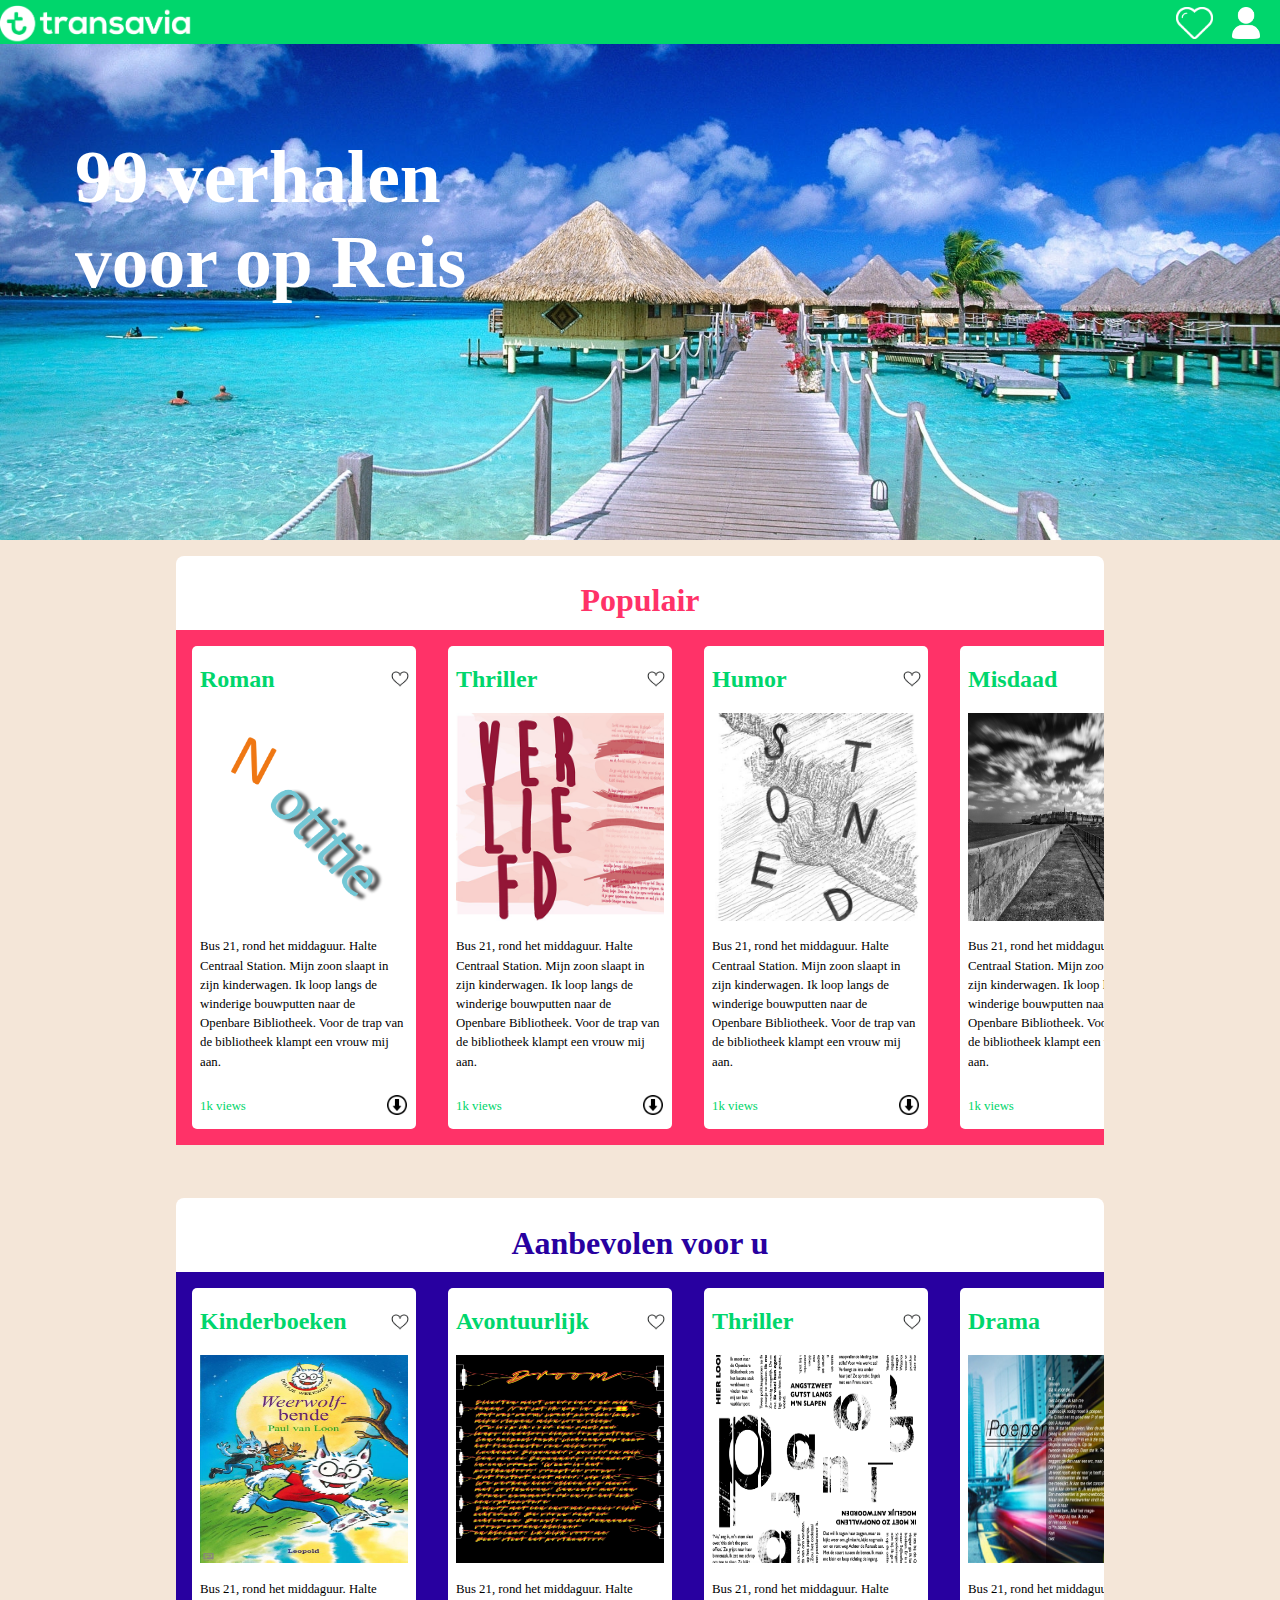
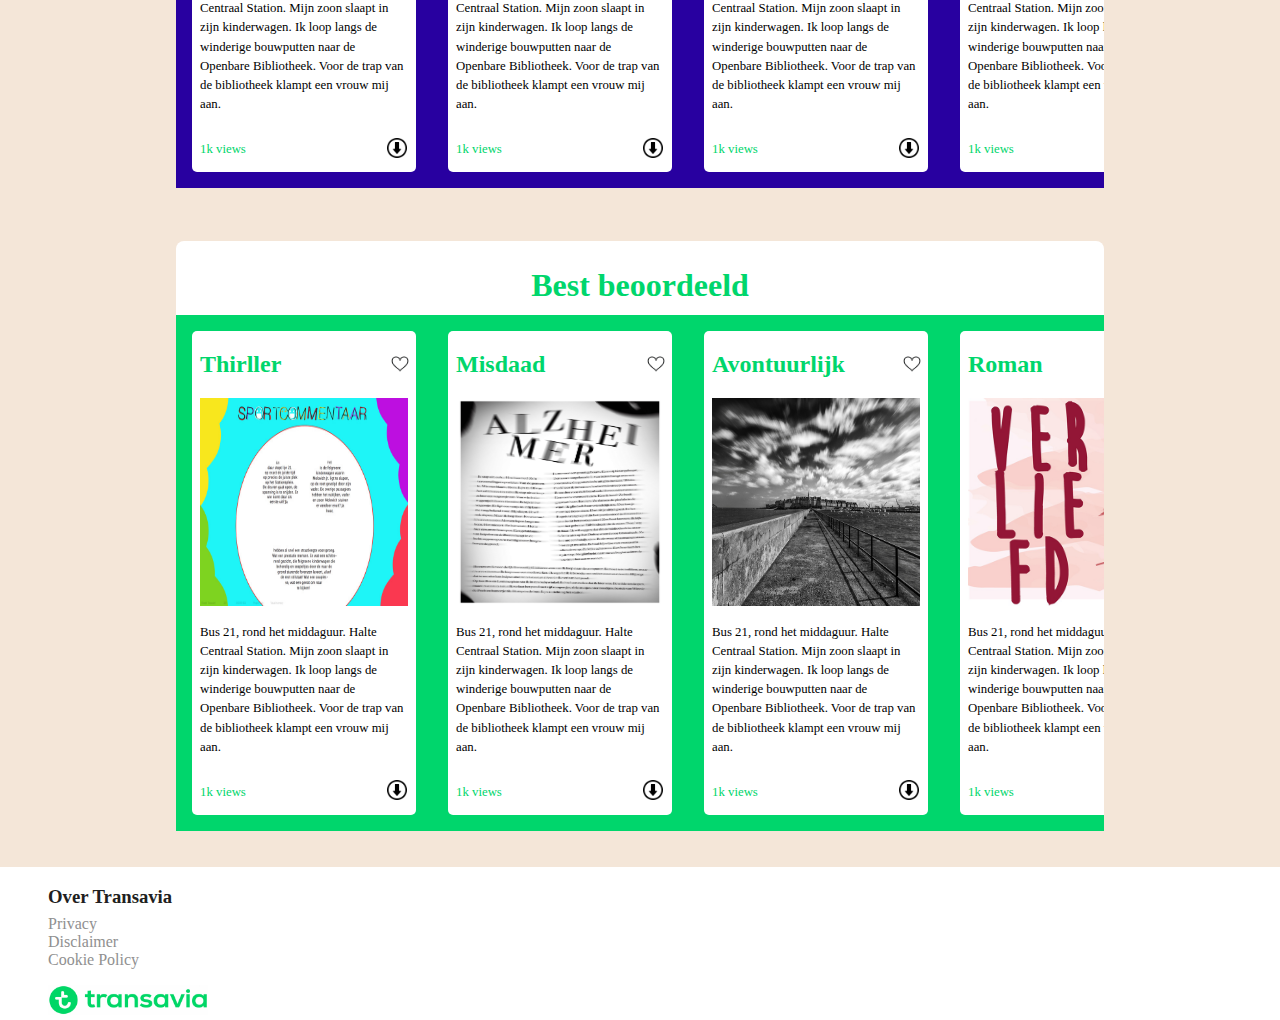
<file: index.html>
<!DOCTYPE html>
<html lang="en">

<head>
    <meta charset="UTF-8">
    <title>Lees een verhaal</title>
    <link rel="stylesheet" href="styles.css">
    <meta name="viewport" content="width=device-width, initial-scale=1.0">
</head>

<body>
    <nav>
        <a href="index.html"><img src="images/transavia.png" alt=""></a>
        <ul>
            <li>
                <a class="favoriet" href="favoriet.html">
                 Favorieten</a>
                <span class="fav-circle"></span>
            </li>
            <li> <a href="login.html">Profiel</a></li>
        </ul>
    </nav>
    <header>
        <section>
            <h1>99 verhalen voor op Reis</h1>
        </section>
    </header>
    <main>
        <section>
            <div>
                <h2>
                    Populair
                </h2>
            </div>

            <div class="pink-background">
                <article>
                    <h2>Roman</h2>
                    <button></button>
                    <a href="verhaal.html"><img src="images/notitie%20thumbnail.png" alt=""></a>
                    <p>Bus 21, rond het middaguur. Halte Centraal Station. Mijn zoon slaapt in zijn kinderwagen. Ik loop langs de winderige bouwputten naar de Openbare Bibliotheek. Voor de trap van de bibliotheek klampt een vrouw mij aan.</p>
                    <footer>
                        <p>
                            1k views
                        </p>
                        <button></button>
                    </footer>
                </article>

                <article>
                    <h2>Thriller</h2>
                    <button></button>
                    <a href="verhaal.html"><img src="images/verliefd.png" alt=""></a>
                    <p>
                        Bus 21, rond het middaguur. Halte Centraal Station. Mijn zoon slaapt in zijn kinderwagen. Ik loop langs de winderige bouwputten naar de Openbare Bibliotheek. Voor de trap van de bibliotheek klampt een vrouw mij aan.
                    </p>
                    <footer>
                        <p>
                            1k views
                        </p>
                        <button></button>
                    </footer>
                </article>

                <article>
                    <h2>Humor</h2>
                    <button></button>
                    <a href="verhaal.html"><img src="images/stoned.png" alt=""></a>
                    <p>
                        Bus 21, rond het middaguur. Halte Centraal Station. Mijn zoon slaapt in zijn kinderwagen. Ik loop langs de winderige bouwputten naar de Openbare Bibliotheek. Voor de trap van de bibliotheek klampt een vrouw mij aan.
                    </p>
                    <footer>
                        <p>
                            1k views
                        </p>
                        <button></button>
                    </footer>
                </article>
                <article>
                    <h2>Misdaad</h2>
                    <button></button>
                    <a href="verhaal.html"><img src="images/dramatisch.jpg" alt=""></a>
                    <p>
                        Bus 21, rond het middaguur. Halte Centraal Station. Mijn zoon slaapt in zijn kinderwagen. Ik loop langs de winderige bouwputten naar de Openbare Bibliotheek. Voor de trap van de bibliotheek klampt een vrouw mij aan.
                    </p>
                    <footer>
                        <p>
                            1k views
                        </p>
                        <button></button>
                    </footer>
                </article>

            </div>
        </section>

        <section>
            <div>
                <h2>
                    Aanbevolen voor u
                </h2>
            </div>

            <div class="blue-background">
                <article>
                    <h2>Kinderboeken</h2>
                    <button></button>
                    <a href="verhaal.html"><img src="images/kinderboek.jpg" alt=""></a>
                    <p>
                        Bus 21, rond het middaguur. Halte Centraal Station. Mijn zoon slaapt in zijn kinderwagen. Ik loop langs de winderige bouwputten naar de Openbare Bibliotheek. Voor de trap van de bibliotheek klampt een vrouw mij aan.
                    </p>
                    <footer>
                        <p>
                            1k views
                        </p>
                        <button></button>
                    </footer>
                </article>

                <article>
                    <h2>Avontuurlijk</h2>
                    <button></button>
                    <a href="verhaal.html"><img src="images/droom.jpeg" alt=""></a>
                    <p>
                        Bus 21, rond het middaguur. Halte Centraal Station. Mijn zoon slaapt in zijn kinderwagen. Ik loop langs de winderige bouwputten naar de Openbare Bibliotheek. Voor de trap van de bibliotheek klampt een vrouw mij aan.
                    </p>
                    <footer>
                        <p>
                            1k views
                        </p>
                        <button></button>
                    </footer>
                </article>

                <article>
                    <h2>Thriller</h2>
                    <button></button>
                    <a href="verhaal.html"><img src="images/paranoia.png" alt=""></a>
                    <p>
                        Bus 21, rond het middaguur. Halte Centraal Station. Mijn zoon slaapt in zijn kinderwagen. Ik loop langs de winderige bouwputten naar de Openbare Bibliotheek. Voor de trap van de bibliotheek klampt een vrouw mij aan.
                    </p>
                    <footer>
                        <p>
                            1k views
                        </p>
                        <button></button>
                    </footer>
                </article>

                <article>
                    <h2>Drama</h2>
                    <button></button>
                    <a href="verhaal.html"><img src="images/poepen.jpeg" alt=""></a>
                    <p>
                        Bus 21, rond het middaguur. Halte Centraal Station. Mijn zoon slaapt in zijn kinderwagen. Ik loop langs de winderige bouwputten naar de Openbare Bibliotheek. Voor de trap van de bibliotheek klampt een vrouw mij aan.
                    </p>
                    <footer>
                        <p>
                            1k views
                        </p>
                        <button></button>
                    </footer>
                </article>

            </div>
        </section>

        <section>
            <div>
                <h2>
                    Best beoordeeld
                </h2>
            </div>

            <div class="green-background">
                <article>
                    <h2>Thirller</h2>
                    <button></button>
                    <img src="images/sportcommentaar.jpeg" alt="">
                    <p>
                        Bus 21, rond het middaguur. Halte Centraal Station. Mijn zoon slaapt in zijn kinderwagen. Ik loop langs de winderige bouwputten naar de Openbare Bibliotheek. Voor de trap van de bibliotheek klampt een vrouw mij aan.
                    </p>
                    <footer>
                        <p>
                            1k views
                        </p>
                        <button></button>
                    </footer>
                </article>

                <article>
                    <h2>Misdaad</h2>
                    <button></button>
                    <img src="images/alzheimer-1.png" alt="">
                    <p>
                        Bus 21, rond het middaguur. Halte Centraal Station. Mijn zoon slaapt in zijn kinderwagen. Ik loop langs de winderige bouwputten naar de Openbare Bibliotheek. Voor de trap van de bibliotheek klampt een vrouw mij aan.
                    </p>
                    <footer>
                        <p>
                            1k views
                        </p>
                        <button></button>
                    </footer>
                </article>

                <article>
                    <h2>Avontuurlijk</h2>
                    <button></button>
                    <a href="verhaal.html"><img src="images/dramatisch.jpg" alt=""></a>
                    <p>
                        Bus 21, rond het middaguur. Halte Centraal Station. Mijn zoon slaapt in zijn kinderwagen. Ik loop langs de winderige bouwputten naar de Openbare Bibliotheek. Voor de trap van de bibliotheek klampt een vrouw mij aan.
                    </p>
                    <footer>
                        <p>
                            1k views
                        </p>
                        <button></button>
                    </footer>
                </article>

                <article>
                    <h2>Roman</h2>
                    <button></button>
                    <a href="verhaal.html"><img src="images/verliefd.png" alt=""></a>
                    <p>
                        Bus 21, rond het middaguur. Halte Centraal Station. Mijn zoon slaapt in zijn kinderwagen. Ik loop langs de winderige bouwputten naar de Openbare Bibliotheek. Voor de trap van de bibliotheek klampt een vrouw mij aan.
                    </p>
                    <footer>
                        <p>
                            1k views
                        </p>
                        <button></button>
                    </footer>
                </article>

            </div>
        </section>
    </main>

    <aside class="popup">
        Verhaal toegevoegd aan downloads
        <p>
            Click to close
        </p>
    </aside>
    <footer class="footer-last">
        <h3>
            Over Transavia
        </h3>
        <ul>
            <li><a href="https://www.transavia.com/en-NL/the-small-print/privacy/">Privacy</a></li>
            <li><a href="">Disclaimer</a></li>
            <li><a href="">Cookie Policy</a></li>
        </ul>
        <img src="images/transavia_logo_detail.png" alt="">
    </footer>

</body>
<script type="text/javascript" src="index.js"></script>

</html>
</file>
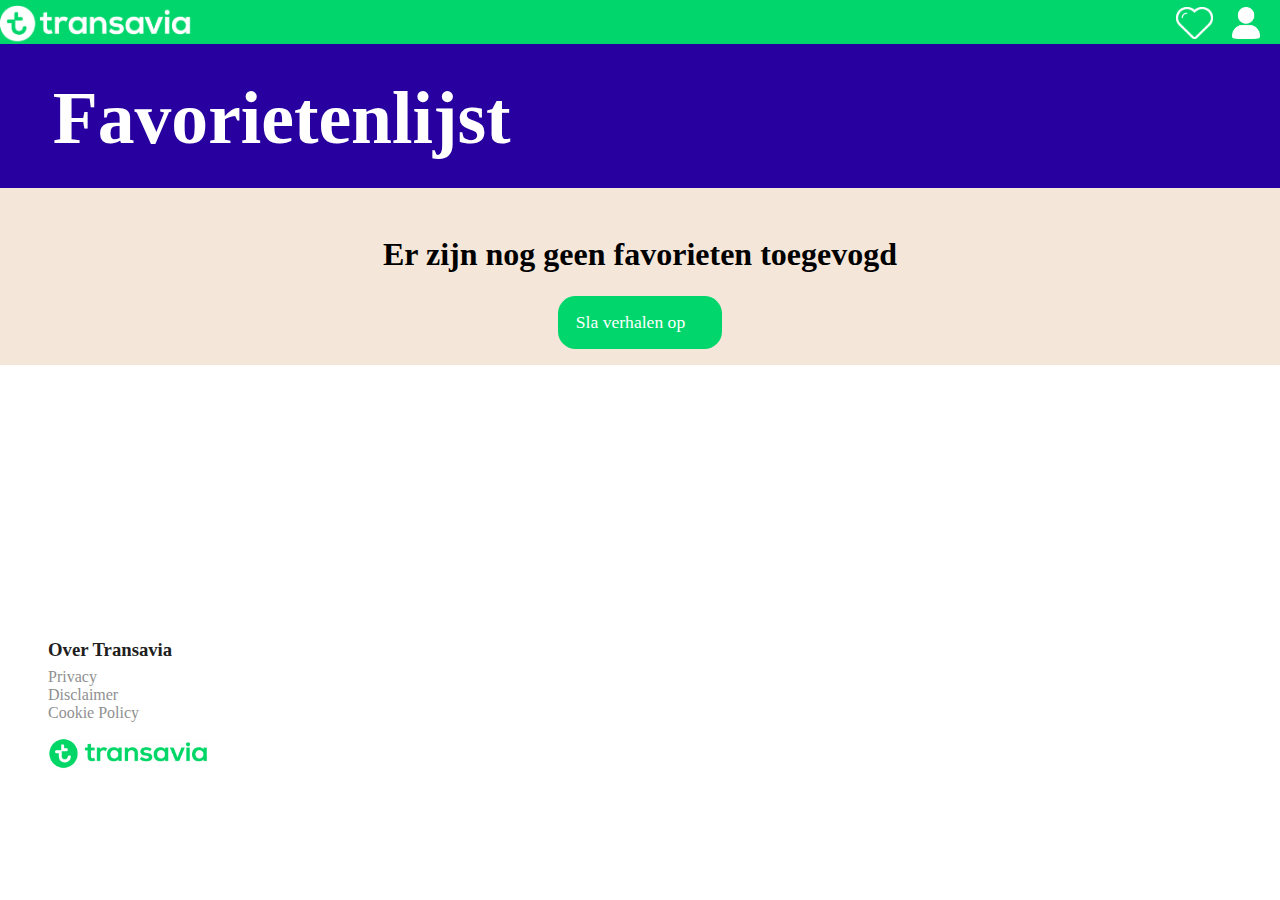
<file: favoriet-empty.html>
<!DOCTYPE html>
<html lang="en">

<head>
    <meta charset="UTF-8">
    <title>Lees een verhaal</title>
    <link rel="stylesheet" href="styles.css">
    <meta name="viewport" content="width=device-width, initial-scale=1.0">
</head>

<body>
    <nav>
        <a href="index.html"><img src="images/transavia.png" alt=""></a>
        <ul>
            <li>
                <a class="favoriet" href="favoriet.html">
                 Favorieten</a>
                <span class="fav-circle"></span>
            </li>
            <li> <a href="login.html">Profiel</a></li>
        </ul>
    </nav>
    <header class="fav-header">
        <section>
            <h1>Favorietenlijst</h1>
        </section>
    </header>
    <main>
        <section class="fav-empty">
            <h3>
                Er zijn nog geen favorieten toegevogd
            </h3>
            <a href="index.html">Sla verhalen op </a>
        </section>
    </main>

    <aside class="popup">
        Verhaal toegevoegd aan downloads
        <p>
            Click to close
        </p>
    </aside>
    <footer class="footer-last fav-footer">
        <h3>
            Over Transavia
        </h3>
        <ul>
            <li><a href="https://www.transavia.com/en-NL/the-small-print/privacy/">Privacy</a></li>
            <li><a href="">Disclaimer</a></li>
            <li><a href="">Cookie Policy</a></li>
        </ul>
        <img src="images/transavia_logo_detail.png" alt="">
    </footer>

</body>
<script type="text/javascript" src="index.js"></script>

</html>
</file>
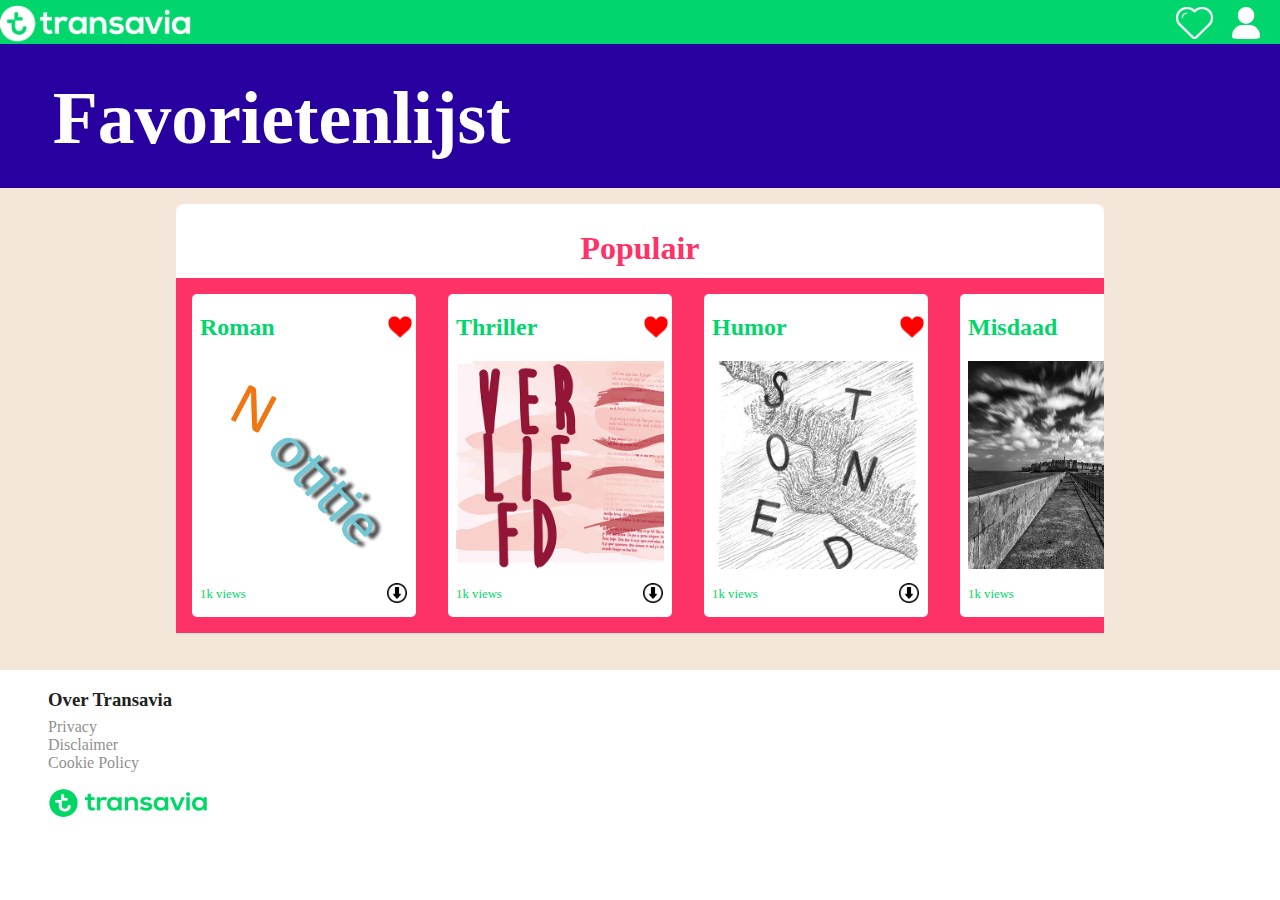
<file: favoriet.html>
<!DOCTYPE html>
<html lang="en">

<head>
    <meta charset="UTF-8">
    <title>Lees een verhaal</title>
    <link rel="stylesheet" href="styles.css">
    <meta name="viewport" content="width=device-width, initial-scale=1.0">
</head>

<body>
    <nav>
        <a href="index.html"><img src="images/transavia.png" alt=""></a>
        <ul>
            <li>
                <a class="favoriet" href="favoriet.html">
                 Favorieten</a>
                <span class="fav-circle"></span>
            </li>
            <li> <a href="login.html">Profiel</a></li>
        </ul>
    </nav>
    <header class="fav-header">
        <section>
            <h1>Favorietenlijst</h1>
        </section>
    </header>
    <main>
        <section>
            <div>
                <h2>
                    Populair
                </h2>
            </div>

            <div class="pink-background">
                <article>
                    <h2>Roman</h2>
                    <button class="redheart"></button>
                    <a href="verhaal.html"><img src="images/notitie%20thumbnail.png" alt=""></a>
                    <footer>
                        <p>
                            1k views
                        </p>
                        <button></button>
                    </footer>
                </article>

                <article>
                    <h2>Thriller</h2>
                    <button class="redheart"></button>
                    <a href="verhaal.html"><img src="images/verliefd.png" alt=""></a>
                    <footer>
                        <p>
                            1k views
                        </p>
                        <button></button>
                    </footer>
                </article>

                <article>
                    <h2>Humor</h2>
                    <button class="redheart"></button>
                    <a href="verhaal.html"><img src="images/stoned.png" alt=""></a>
                    <footer>
                        <p>
                            1k views
                        </p>
                        <button></button>
                    </footer>
                </article>
                <article>
                    <h2>Misdaad</h2>
                    <button class="redheart"></button>
                    <a href="verhaal.html"><img src="images/dramatisch.jpg" alt=""></a>
                    <footer>
                        <p>
                            1k views
                        </p>
                        <button></button>
                    </footer>
                </article>

            </div>
        </section>
    </main>

    <aside class="popup">
        Verhaal toegevoegd aan downloads
        <p>
            Click to close
        </p>
    </aside>
    <footer class="footer-last">
        <h3>
            Over Transavia
        </h3>
        <ul>
            <li><a href="https://www.transavia.com/en-NL/the-small-print/privacy/">Privacy</a></li>
            <li><a href="">Disclaimer</a></li>
            <li><a href="">Cookie Policy</a></li>
        </ul>
        <img src="images/transavia_logo_detail.png" alt="">
    </footer>

</body>
<script type="text/javascript" src="index.js"></script>

</html>
</file>
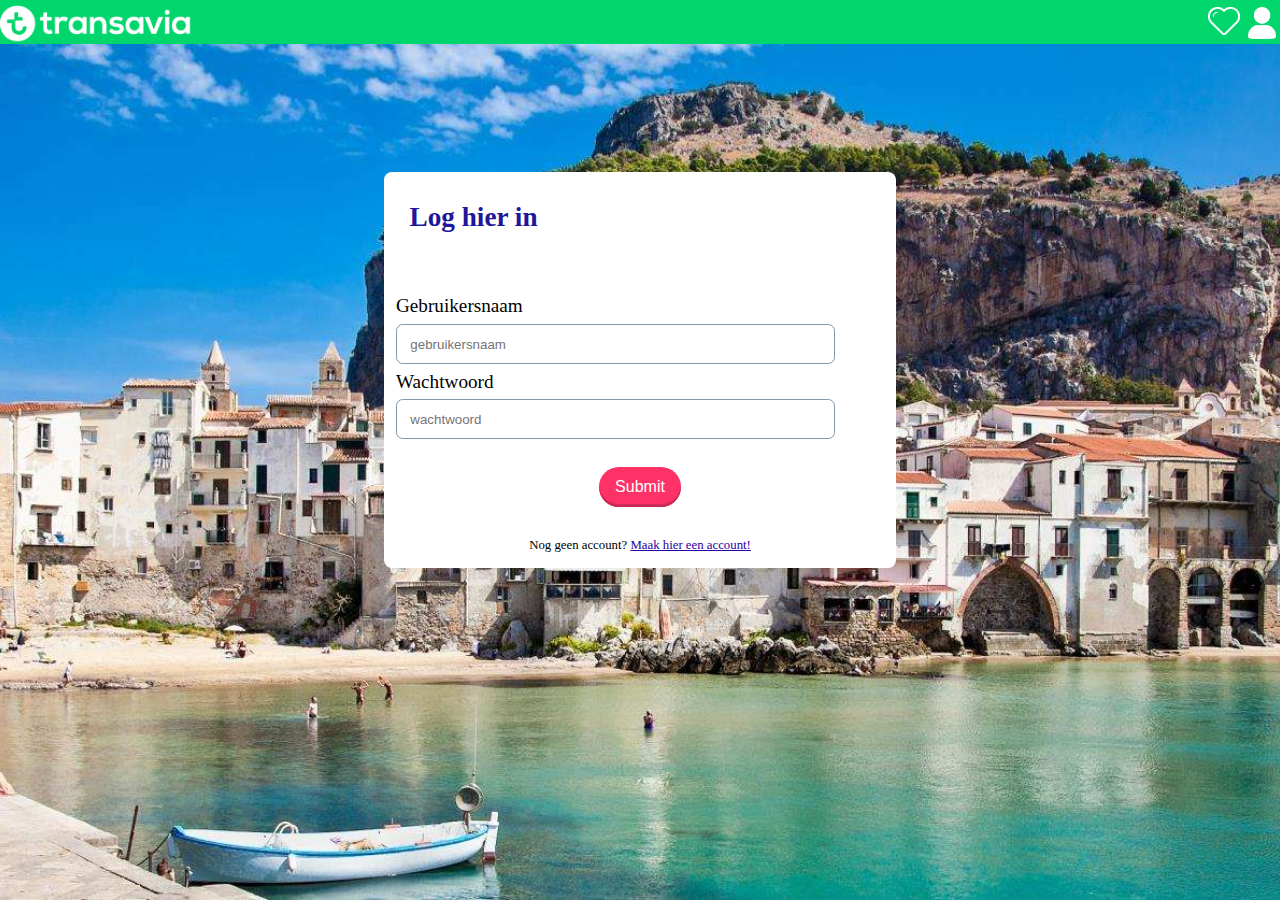
<file: login.html>
<!DOCTYPE html>
<html lang="en">

<head>
    <meta charset="UTF-8">
    <title>Inloggen</title>
    <link rel="stylesheet" href="styles.css">
    <link rel="stylesheet" href="styles-login.css">
    <meta name="viewport" content="width=device-width, initial-scale=1.0">
</head>

<nav>
    <a href="index.html"><img src="images/transavia.png" alt=""></a>
    <ul>
        <li>
            <a class="favoriet" href="favoriet.html"><span></span> Favorieten</a>
        </li>
        <li> <a href="login.html">Profiel</a></li>
    </ul>
</nav>
<main class="login-main">
    <form action="index.html">
        <fieldset>
            <legend>
                Log hier in
            </legend>
            <label for="username">Gebruikersnaam</label>
            <input required type="text" placeholder="gebruikersnaam">
            <label for="password">Wachtwoord</label>
            <input required type="text" placeholder="wachtwoord">
        </fieldset>
        <input type="submit">
        <p>
            Nog geen account? <a href="aanmelden.html">Maak hier een account!</a>
        </p>
    </form>
</main>
</file>
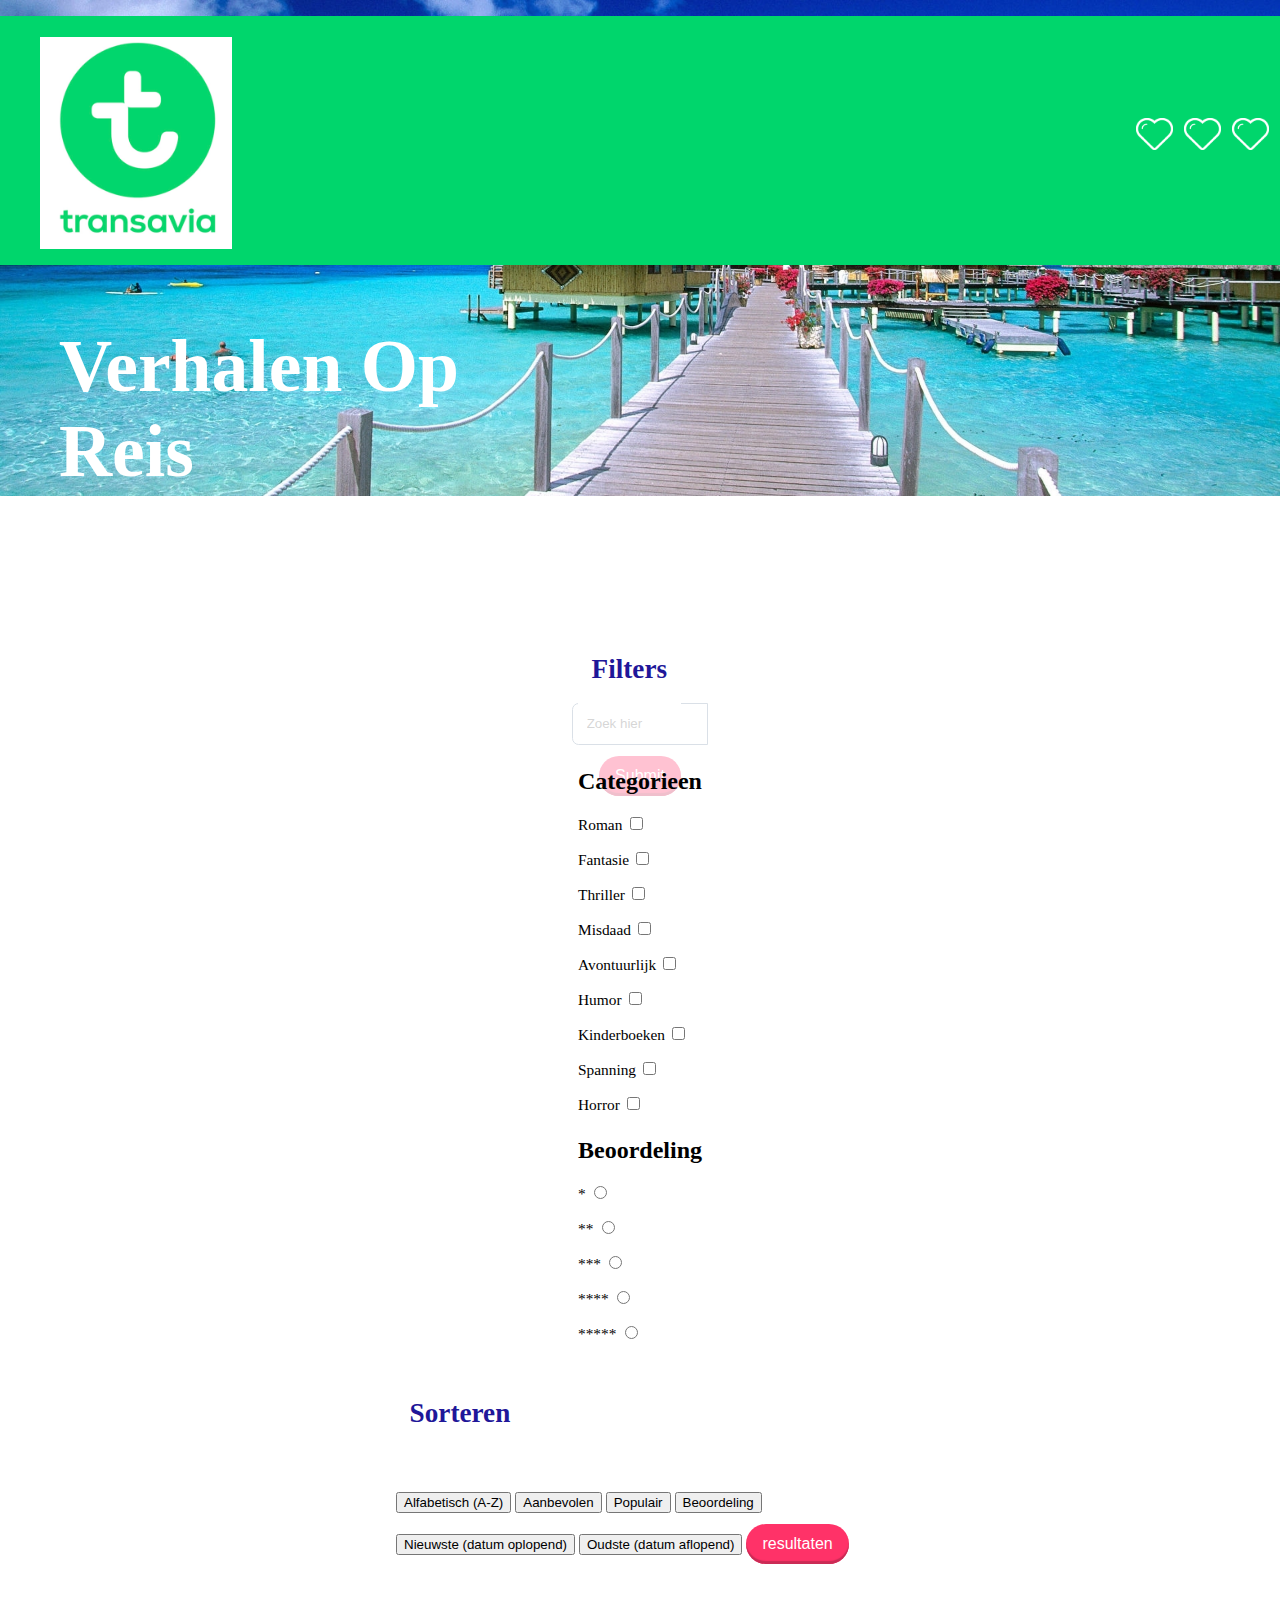
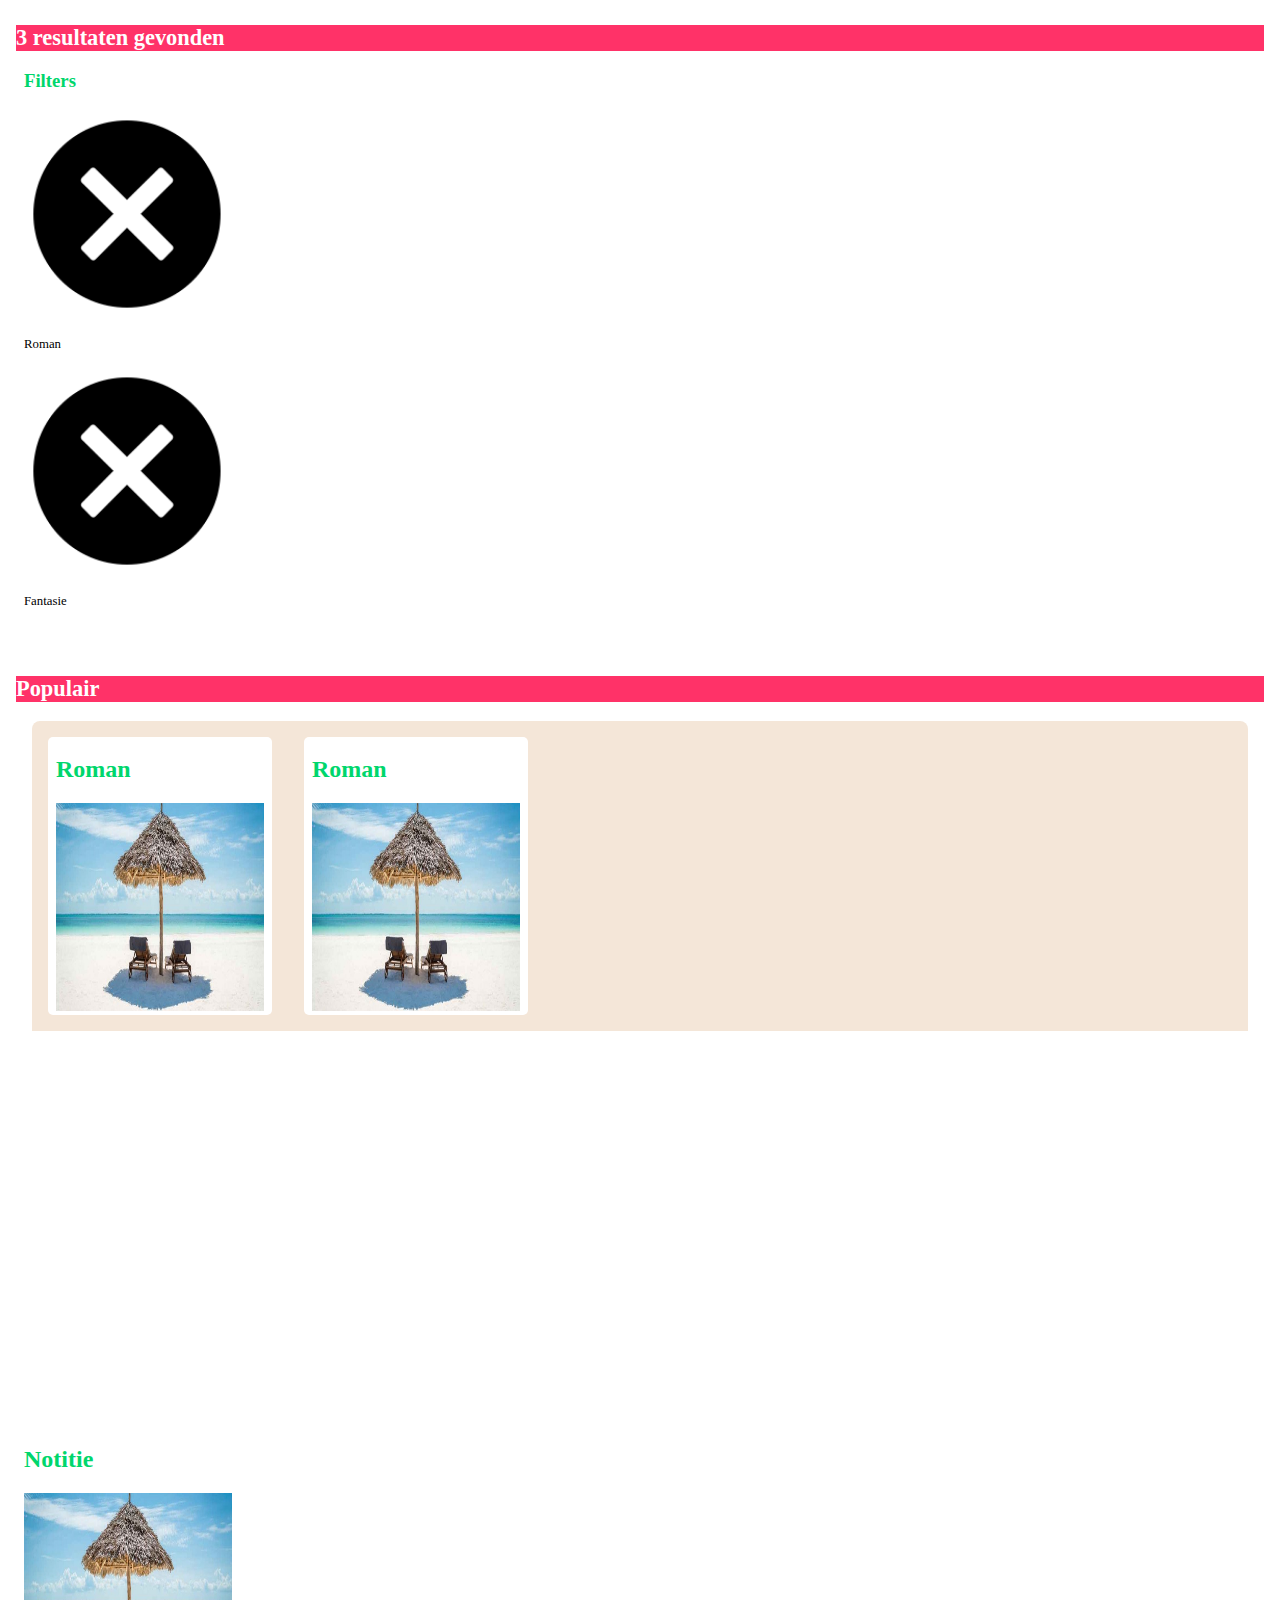
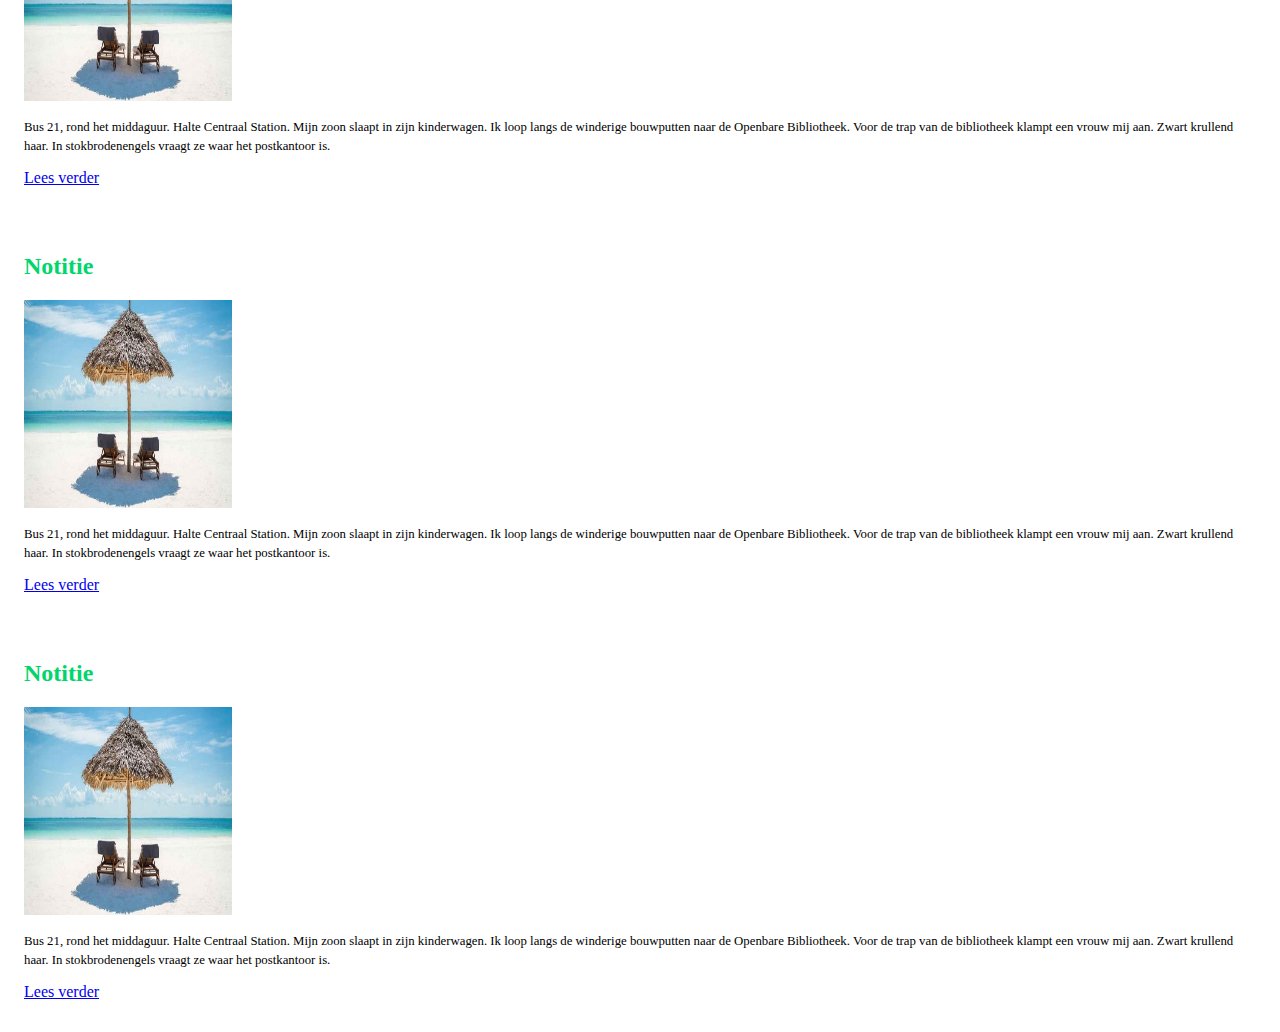
<file: old.html>
<!DOCTYPE html>
<html lang="en">

<head>
    <meta charset="UTF-8">
    <title>Document</title>
    <link rel="stylesheet" href="styles.css">
    <meta name="viewport" content="width=device-width, initial-scale=1.0">
</head>

<body>
    <header>
        <nav>
            <figure>
                <img src="images/logo-transavia.jpg" alt="">
            </figure>
            <ul>
                <a href="index.html">
                    <li>Home</li>
                </a>
                <a href="verhaal.html">
                    <li>Favorieten</li>
                </a>
                <a href="profiel.html">
                    <li>Profiel</li>
                </a>
            </ul>
        </nav>

        <h1>Verhalen Op Reis</h1>

        <form action="#">
            <label for="zoeken">Zoeken</label>
            <input placeholder="Zoek hier" id="zoeken" type="text">
            <input type="submit">
        </form>

    </header>

    <form action="#">
        <fieldset>
            <legend>
                Filters
            </legend>
            <h2>
                Categorieen
            </h2>

            <p>
                <label for="roman">Roman</label>
                <input id="roman" type="checkbox" value="Roman">
            </p>

            <p>
                <label for="fantasie">Fantasie</label>
                <input id="fantasie" type="checkbox" value="Fantasie">
            </p>

            <p>
                <label for="thriller">Thriller</label>
                <input id="thriller" type="checkbox" value="Thriller">
            </p>

            <p>
                <label for="misdaad">Misdaad</label>
                <input id="misdaad" type="checkbox" value="Misdaad">
            </p>

            <p>
                <label for="avontuurlijk">Avontuurlijk</label>
                <input id="avontuurlijk" type="checkbox" value="Avontuurlijk">
            </p>

            <p>
                <label for="humor">Humor</label>
                <input id="humor" type="checkbox" value="Humor">
            </p>

            <p>
                <label for="kinderboeken">Kinderboeken</label>
                <input id="kinderboeken" type="checkbox" value="Kinderboek">
            </p>

            <p>
                <label for="spanning">Spanning</label>
                <input id="spanning" type="checkbox" value="Spanning">
            </p>

            <p>
                <label for="horror">Horror</label>
                <input id="horror" type="checkbox" value="Horror">
            </p>

            <h2>Beoordeling</h2>

            <radiogroup>
                <p>
                    <label for="*">*</label>
                    <input type="radio" id="*">

                </p>

                <p>
                    <label for="**">**</label>
                    <input type="radio" id="**">
                </p>

                <p>
                    <label for="***">***</label>
                    <input type="radio" id="***">
                </p>

                <p>
                    <label for="****">****</label>
                    <input type="radio" id="****">
                </p>

                <p>
                    <label for="*****">*****</label>
                    <input type="radio" id="*****">
                </p>
            </radiogroup>

        </fieldset>
        <fieldset>
            <legend>
                Sorteren
            </legend>

            <button>
                Alfabetisch (A-Z)
            </button>

            <button>
                Aanbevolen
            </button>

            <button>
                Populair
            </button>

            <button>
                Beoordeling
            </button>

            <button>
                Nieuwste (datum oplopend)
            </button>

            <button>
                Oudste (datum aflopend)
            </button>

            <input type="submit" value="resultaten">
        </fieldset>
    </form>


    <section>
        <h2>
            3 resultaten gevonden
        </h2>

        <article class="filters">
            <h3>
                Filters
            </h3>

            <img class="close" src="images/close%20icon.png" alt="">

            <p>Roman</p>

            <img class="close" src="images/close%20icon.png" alt="">

            <p>Fantasie</p>
        </article>
    </section>


    <section>
        <h2>
            Populair
        </h2>
        <div>
            <article>
                <h2>Roman</h2>
                <img src="images/vakantie.jpg" alt="">
            </article>

            <article>
                <h2>Roman</h2>
                <img src="images/vakantie.jpg" alt="">
            </article>

        </div>



    </section>
    <br>
    <br>
    <br>
    <br>
    <br>
    <br>
    <br>
    <br>
    <br>
    <br>
    <br>
    <br>
    <br>
    <br>
    <br>
    <br>
    <br>
    <br>
    <br>
    <section>

        <article>
            <h2>Notitie</h2>
            <img src="images/vakantie.jpg" alt="">
            <p>Bus 21, rond het middaguur. Halte Centraal Station. Mijn zoon slaapt in zijn kinderwagen. Ik loop langs de winderige bouwputten naar de Openbare Bibliotheek. Voor de trap van de bibliotheek klampt een vrouw mij aan. Zwart krullend haar. In stokbrodenengels vraagt ze waar het postkantoor is.</p>

            <a href="#">Lees verder</a>

        </article>
    </section>

    <section>
        <article>
            <h2>Notitie</h2>
            <img src="images/vakantie.jpg" alt="">
            <p>Bus 21, rond het middaguur. Halte Centraal Station. Mijn zoon slaapt in zijn kinderwagen. Ik loop langs de winderige bouwputten naar de Openbare Bibliotheek. Voor de trap van de bibliotheek klampt een vrouw mij aan. Zwart krullend haar. In stokbrodenengels vraagt ze waar het postkantoor is.</p>

            <a href="#">Lees verder</a>

        </article>

    </section>

    <section>
        <article>
            <h2>Notitie</h2>
            <img src="images/vakantie.jpg" alt="">
            <p>Bus 21, rond het middaguur. Halte Centraal Station. Mijn zoon slaapt in zijn kinderwagen. Ik loop langs de winderige bouwputten naar de Openbare Bibliotheek. Voor de trap van de bibliotheek klampt een vrouw mij aan. Zwart krullend haar. In stokbrodenengels vraagt ze waar het postkantoor is.</p>

            <a href="#">Lees verder</a>

        </article>

    </section>

</body>

</html>
</file>
<file: styles.css>
body {
    font-family: 'Nexa';
    background-color: #fff;
    font-size: 1em;
    margin: 0;
    padding: 0;
}

main {
    background: #F4E6D8;
}

/*Begin - verhaal-detail*/

.verhaal-main h1 {
    color: #75c7d5;
    background-color: transparent;
    font-size: calc(3.5vw + 4.8em);
    flex-direction: column;
    margin: auto;
    width: 2.8em;
    align-items: center;
    padding-top: 0em;
    padding-bottom: 0;
    padding-left: 0;
}

.verhaal-main,
.verhaal-body {
    background-color: #F4E6D8;
}

.verhaal-main header {
    background-image: none;
    padding: 0;
}

/*
.verhaal-main header h1 {
    -webkit-box-shadow: 10px 10px 5px 0px rgba(0, 0, 0, 0.25);
    -moz-box-shadow: 10px 10px 5px 0px rgba(0, 0, 0, 0.25);
    box-shadow: 10px 10px 5px 0px rgba(0, 0, 0, 0.25);
}
*/

.verhaal-main header h1::first-letter {
    color: #ed771a;
    margin-right: 0.5em;
}

.alinea-1,
.alinea-2,
.alinea-3,
.alinea-4 {
    background-color: #ed771a;
    border-radius: 0.5em;
    width: 20em;
    position: relative;
    display: flex;
    -webkit-box-shadow: 10px 10px 5px 0px rgba(0, 0, 0, 0.25);
    -moz-box-shadow: 10px 10px 5px 0px rgba(0, 0, 0, 0.25);
    box-shadow: 10px 10px 5px 0px rgba(0, 0, 0, 0.25);
    margin-left: auto;
    margin-right: auto;
}

.alinea-4 {
    box-shadow: 0px 0px 0px 0px rgba(0, 0, 0, 0);
}

.alinea-2,
.alinea-3,
.alinea-4 {
    display: none;
}

.alinea-2-active,
.alinea-3-active,
.alinea-4-active {
    display: flex;
}

.alinea-1 p,
.alinea-2 p,
.alinea-3 p,
.alinea-4 p {
    color: white;
    padding: 0.4em;
}

.alinea-1 p::first-letter,
.alinea-2 p::first-letter,
.alinea-3 p::first-letter {
    color: #75c7d5;
    font-weight: bold;
    font-size: 2em;
}

.alinea-1 a,
.alinea-2 a,
.alinea-3 a {
    display: flex;
    width: 0;
    white-space: nowrap;
    position: absolute;
    text-align: right;
    transform-origin: bottom;
    transform: rotate(90deg);
    z-index: 1;
    margin-left: 19.5em;
    margin-top: 4em;
    text-decoration: none;
    color: white;
    opacity: 0.4
}

.alinea-2 a {
    margin-left: 16em;
    transform: rotate(0deg);
    margin-top: 9.1em;
    background-color: #ed771a;
    opacity: 0.3;
}

.alinea-3 a {
    transform: rotate(0deg);
    margin-left: 15em;
    margin-top: 20em;
    font-size: 0.5em;
    opacity: 0.3;

}

/*Eind verhaal*/

/*Favoriet-pagina :Start*/

.fav-header {
    background: none;
    background-color: #2800a0;
}

.fav-header h1 {
    color: white;
    margin-bottom: -0.5em;
    padding: 0.5em;
    margin-top: -0.5em;
}

/*Favoriet-pagina :Einde*/

/*Algemeen header :Start*/

header {
    background: url(images/vacation%201.jpg) no-repeat;
    background-position: center;
    background-repeat: no-repeat;
    background-size: cover;
}

header h1 {
    border-radius: 0.4em;
    padding: 0.8em;
    font-size: calc(3.5vw + 1.8em);
    color: white;
    margin-right: auto;
    margin-left: 0;
    margin-top: 0;
}

/*Algemeen header :Einde*/

p {
    font-size: 0.8em;
    line-height: 1.5em;
}


/*Favoriet-empty :Start*/

.fav-empty h3 {
    font-size: 2em;
    margin-left: auto;
    margin-right: auto;
    text-align: center;
}

.fav-empty a {
    text-decoration: none;
    background-color: #00d66c;
    border-radius: 1em;
    display: flex;
    margin-left: auto;
    margin-right: auto;
    margin-top: -0.5em;
    width: 7.3em;
    height: 3em;
    font-size: 1.1em;
    color: white;
    align-items: center;
    padding-left: 1em;
    padding-right: 1em;
}

/*Favoriet-epmty :Einde*/

/*Terug knop bij verhaal :Begin*/

.div-terug {
    margin-bottom: 1em;
    padding-bottom: 0;
}

div .terug {
    text-decoration: none;
    background-color: #00d66c;
    border-radius: 1em;
    display: flex;
    margin-left: 1.8em;
    margin-top: 0.5em;
    width: 7em;
    height: 2em;
    font-size: 1.1em;
    color: white;
    align-items: center;
    padding-left: 1em;
    padding-right: 1em;

}

/*Terug knop bij verhaal  ;Einde*/

/*Verhalen in de overflow-x : Begin*/

section {
    padding: 1em;
}

section div {
    background-color: #F4E6D8;
    display: flex;
    overflow-x: scroll;
    margin-bottom: 1.3em;
    border-radius: 0.5em 0.5em 0em 0em;
    margin-left: 1em;
    margin-right: 1em;
}

section div:nth-child(1) {
    overflow-x: hidden;
    margin-bottom: -1em;
    background-color: white;
}

section div:nth-child(1) h2 {
    color: #ff3268;
    font-size: 2em;
    margin-left: auto;
    margin-right: auto
}

section:nth-child(2) div:nth-child(1) h2 {
    color: #2800a0;
}

section:nth-child(3) div:nth-child(1) h2 {

    color: #00d66c;
}

.pink-background {
    background-color: #ff3268;
    border-radius: 0em;
}

.blue-background {
    background-color: #2800a0;
    border-radius: 0em;
}

.green-background {
    background-color: #00d66c;
    border-radius: 0em;
}

div article {
    flex-shrink: 0;
    width: 13em;
    margin: 1em;
}

article > h2 {
    background-color: white;
    color: #00d66c;

}

section > h2 {
    font-size: 1.4em;
    color: white;
    background: #ff3268;
    border: 1em;
}

article {
    background-color: white;
    border-radius: 5px;
    padding: 0 0.5em 0 0.5em;
    margin-bottom: 0.9em;
    margin-right: 1em;
    color: #00d66c;
    border-radius: 5px;
    font-size: 1em;
    position: relative;
}

article button {
    background-image: url(images/heart%20icon.png);
    background-size: contain;
    background-repeat: no-repeat;
    background-color: transparent;
    border: none;
    width: 2em;
    height: 2em;
    margin-left: 14em;
    margin-top: -3.5em;
    position: absolute;
    transition: 0.5s ease;

}

article button:hover {
    background-color: white;
    transform: scale(1.1)
}

article button.redheart {
    background-image: url(images/red%20heart.png);
}


article > p {
    color: black;
}

article img {
    width: 13em;
    height: 13em;
}

img {
    max-width: 100%;
}

.NewDownload {
    background-image: url(images/check.png);
}

/*Verhalen in de overflow-x : Einde*/

/*Navigatie van de hele website : Begin*/

nav {
    background-color: #00d66c;
    display: flex;
    padding-top: 0.3em;
}

nav ul {
    display: flex;
    justify-content: flex-end;
    margin-left: auto;
    margin-top: -0.1em;
}

nav ul li {
    margin-left: 0.5em;
    position: relative;
    margin-bottom: -1em;
}

nav img {
    width: 12em;
    display: flex;
    flex-direction: column;
    margin-left: 0;
    justify-content: flex-start;
}

nav ul a {
    background-image: url(images/home.png);
    background-size: contain;
    background-repeat: no-repeat;
    text-indent: -666em;
    border: none;
    width: 2em;
    height: 2em;
    display: block;
    color: white;
    padding-right: 1em;
}

nav ul li:nth-of-type(2) a {
    background-image: url(images/profile-2-white.png);
}

ul {
    list-style: none;
}

ul a {
    color: #2800a0;
    text-decoration: none;
}

.fav-circle {
    color: white;
    background-color: red;
    width: 1.4em;
    height: 1.4em;
    padding: 0em;
    border-radius: 50%;
    /margin-top: -2.5em;
    /margin-left: 1.6em;
    position: absolute;
    top: 0;
    left: 1.5em;
    text-align: center;
    display: none;
}

.show {
    display: block;
}

.hidden {
    display: hidden;
}

/*Navigatie van de hele pagina :Einde*/

/*Melding opslaan verhaal aan favorieten :Start*/

.popup {
    background-color: #00d66c;
    position: fixed;
    bottom: 1rem;
    left: 50%;
    transform: translateX(-50%);
    padding: 1rem;
    border-radius: .75rem;
    transition: opacity .2s ease-out, .5s ease-out;
    opacity: 0;
    width: 21em;
    color: white;
    font-weight: bold;
    letter-spacing: 0.06em;
    text-align: center;
    z-index: 1;
    cursor: pointer;
}

.popup-clicked {
    opacity: 1;
    max-height: 5rem;
}

.popup p {
    font-size: 0.7em;
    cursor: pointer;
}

/*Melding opslaan verhaal aan favorieten :Einde*/

.login-main {
    background: transparent;
}

/*form : Begin*/

form {
    display: flex;
    align-items: center;
    width: 80%;
    margin: 8em auto 0em auto;
    border-radius: 0.5em;
    flex-direction: column;
}

form p a {
    color: #2800a0;
}

fieldset {
    left: 0;
    right: 0;
    flex-direction: column;
    align-items: center;
    border: none;
    margin: auto;
    background-color: rgb(255, 255, 255, 0.7);
}

legend {
    font-weight: bold;
    left: 0;
    right: 0;
    padding: 1.1em 0.5em;
    color: #1f1799;
    font-size: 1.7em;
    background: white;
    border-radius: 0.5em 0.5em 0 0;
    margin-bottom: 1em;
}

label {
    font-size: 1.2em;
    
}

input[type="text"] {
    height: 3em;
    width: 9em;
    font-size: 1.em;
    border-radius: 0.5em 0 0 0.5em;
    border: #8397ae solid 1px;
    padding: 0 0 0 1em;
    color: #666;
}

input[type="submit"] {
    margin-top: .7rem;
    width: auto;
    height: 2.5rem;
    font-size: 1rem;
    border-radius: 1.5rem;
    padding: 0 1rem;
    background: #FF3268;
    color: #fff;
    border: none;
    cursor: pointer;
    box-shadow: inset 0 -0.1875em 0.0625em #ca2b55;
    margin-bottom: 1rem;
}


/*Form :Einde*/

/*Footer van de verhalen en de pagina : Start*/

footer {
    display: flex;
    flex-direction: column;
    width: 10em;
    position: relative;
}

.footer > img {
    display: flex;
}

footer button {
    background-image: url(images/download%20icon.png);
    background-size: contain;
    background-repeat: no-repeat;
    background-color: transparent;
    border: none;
    width: 1.5em;
    height: 1.5em;
    position: absolute;
    transition: 0.5s ease;
    margin-left: 14em;
    margin-top: 0.8em;
}

footer ul {
    padding: 0;
}

footer ul a {
    color: #909090;
    display: flex;
}

footer h3 {
    color: #202020;
    margin-top: 1em;
    margin-bottom: -0.5em;
}

.footer-last {
    display: flex;
    width: 10em;
    margin-bottom: 0.3em;
    flex-direction: column;
    padding-left: 3em;
}

.footer-last > img {
    width: 10em;
}

/*Footer van de pagina en de pagina :Einde*/

/*Footer-favorieten-empty :Start*/

.fav-footer {
    margin-top: 15em;
}

/*Footer-favorieten-empty :Einde*/

/*Desktop weergave*/

@media(min-width: 64em) {

    /*Verhaal-detail :Start*/
    .verhaal-header {
        background-image: none;
        margin-bottom: -25em;
        margin-top: -1em;
    }

    .verhaal-main header {
        margin-bottom: -21em;
        margin-top: -10em;
    }

    .verhaal-main h1 {
        color: #75c7d5;
        background-color: transparent;
        font-size: 6em;
        flex-direction: column;
        margin: auto;
        width: 2.8em;
        align-items: center;
        padding-top: 0em;
        padding-bottom: 0;
        padding-left: 0;
    }

    /*Verhaal-detail :Einde*/
    header {
        background: url(images/vacation%201.jpg) no-repeat;
        background-position: center;
        background-repeat: no-repeat;
        background-size: cover;
        height: 30em;
        padding-top: 1em;
    }

    header h1 {
        width: 6em;
    }

    nav ul {
        list-style-type: none;
        margin: 0;
        padding: 0;
        overflow: hidden;
        display: flex;
        align-items: center;
        justify-content: flex-end;
        margin-left: auto;
        margin-top: -1.1em;
    }

    nav ul a {
        text-indent: 666em;
        padding: 0em 0em 0em 1em;
    }

    main section {
        width: 60em;
        margin: auto;
    }
    /*Form*/
    form {
        max-width: 40%;
    }

    /*Footer-favorieten-empty :Start*/
    .fav-footer {
        margin-top: 13.5em;
    }

    /*Footer-favorieten-empty :Einde*/
    /*Verhaal detial :Begin*/
    .alinea-1,
    .alinea-2,
    .alinea-3,
    .alinea-4 {

        font-size: 1.3em;
        width: 25em;
    }

    .alinea-2 {
        margin-left: 20em;
    }

    .alinea-4 {
        margin-left: 10em;
    }

    .alinea-1 a,
    .alinea-2 a,
    .alinea-3 a {
        display: flex;
        width: 0;
        white-space: nowrap;
        position: absolute;
        text-align: right;
        transform-origin: bottom;
        transform: rotate(90deg);
        z-index: 1;
        margin-left: 24.3em;
        margin-top: 2.8em;
        text-decoration: none;
        color: white;
        opacity: 0.4
    }

    .alinea-2 a {
        margin-left: 21.2em;
        transform: rotate(0deg);
        margin-top: 7em;
        background-color: #ed771a;
        opacity: 0.3;
    }

    .alinea-3 a {
        transform: rotate(0deg);
        margin-left: 25em;
        margin-top: 15.2em;
        font-size: 0.5em;
        opacity: 0.3;
    }

    .div-terug {
        margin-bottom: 10em;
        padding-bottom: 0;
    }

    div .terug {
        text-decoration: none;
        background-color: #00d66c;
        border-radius: 1em;
        display: flex;
        margin-left: 2em;
        width: 7em;
        height: 2em;
        font-size: 1.1em;
        color: white;
        align-items: center;
        text-align: center;
        padding-left: 1em;
        padding-right: 1em;

    }

    /*Verhaal detail: Einde*/
    /*Favoriet-empty :Start*/
    .fav-header {
        height: 8em;
    }

    .fav-empty h3 {
        font-size: 2em;
        margin-left: auto;
        margin-right: auto;
        text-align: center;
    }

    .fav-empty a {
        text-decoration: none;
        background-color: #00d66c;
        border-radius: 1em;
        display: flex;
        margin-left: auto;
        margin-right: auto;
        margin-top: -0.5em;
        width: 7.3em;
        height: 3em;
        font-size: 1.1em;
        color: white;
        align-items: center;
        padding-left: 1em;
        padding-right: 1em;
    }

    /*Favoriet-epmty :Einde*/
}

/*Tablet weergave*/

@media(min-width: 36.125em) {

    /*form*/
    form {
        width: 60%;
        align-items: center;
    }

    /*Verhaal detial :Einde*/
    .alinea-1,
    .alinea-2,
    .alinea-3,
    .alinea-4 {

        font-size: 1.3em;
        margin-left: auto;
        margin-right: auto;
        width: 30em;
    }

    .alinea-1 a,
    .alinea-2 a,
    .alinea-3 a {
        display: flex;
        width: 0;
        white-space: nowrap;
        position: absolute;
        text-align: right;
        transform-origin: bottom;
        transform: rotate(90deg);
        z-index: 1;
        margin-left: 29.3em;
        margin-top: 1.7em;
        text-decoration: none;
        color: white;
        opacity: 0.6;
    }

    .alinea-2 a {
        margin-left: 26.2em;
        transform: rotate(0deg);
        margin-top: 7em;
        background-color: #ed771a;
        opacity: 0.3;
    }

    .alinea-3 a {
        transform: rotate(0deg);
        margin-left: 29em;
        margin-top: 15.2em;
        font-size: 0.5em;
        opacity: 0.2;
    }
    /*Verhaal detail : Einde*/
    .verhaal-main h1 {
        color: #75c7d5;
        background-color: transparent;
        font-size: 6em;
        flex-direction: column;
        margin: auto;
        width: 2.8em;
        align-items: center;
        padding-top: 0em;
        padding-bottom: 0;
        padding-left: 0;
    }

    .div-terug {
        padding-bottom: 0;
    }

    div .terug {
        text-decoration: none;
        background-color: #00d66c;
        border-radius: 1em;
        display: flex;
        margin-left: 2em;
        width: 7em;
        height: 2em;
        font-size: 1.1em;
        color: white;
        align-items: center;
        text-align: center;
        padding-left: 1em;
        padding-right: 1em;
    }

    /*Favoriet-empty :Start*/
    .fav-empty h3 {
        font-size: 2em;
        margin-left: auto;
        margin-right: auto;
        text-align: center;
    }

    .fav-empty a {
        text-decoration: none;
        background-color: #00d66c;
        border-radius: 1em;
        display: flex;
        margin-left: auto;
        margin-right: auto;
        margin-top: -0.5em;
        width: 7.3em;
        height: 3em;
        font-size: 1.1em;
        color: white;
        align-items: center;
        padding-left: 1em;
        padding-right: 1em;
    }

    /*Favoriet-epmty :Einde*/
    /*Footer-favorieten-empty :Start*/
    .fav-footer {
        margin-top: 16em;
    }

    /*Footer-favorieten-empty :Einde*/
}


/*Gestylde scrollbar*/

::-webkit-scrollbar-track {
    -webkit-box-shadow: inset 0 0 6px rgba(0, 0, 0, 0.3);
    background-color: #F5F5F5;
}

::-webkit-scrollbar {
    width: 6px;
    background-color: #F5F5F5;
}

::-webkit-scrollbar-thumb {
    background-color: #00d66c;
    border-radius: 0.7em;
}

::-webkit-scrollbar-thumb:hover {
    background: #5e40b8;
}

::-webkit-scrollbar-thumb:active {
    background: #2800a0;
}
</file>
<file: styles-login.css>
* {
    box-sizing: border-box;
}

form:invalid {
    background: white;
}

input[type=text] {
    border-radius: 0.5em;
    width: 90%;
    margin: 0.5em 0;
}

@media(max-width: 30em) {

    body {
        background: url(images/background-mobile.jpg) no-repeat center center fixed;
        background-size: cover;
    }

}


@media(min-width: 30em) {
    body {
        background: url(images/tablet.jpg) no-repeat center center fixed;
        background-size: cover;
    }

}


@media(min-width: 64em) {
    body {
        background: url(images/login-background.jpg) no-repeat center center fixed;
        background-size: cover;
    }
}
</file>
